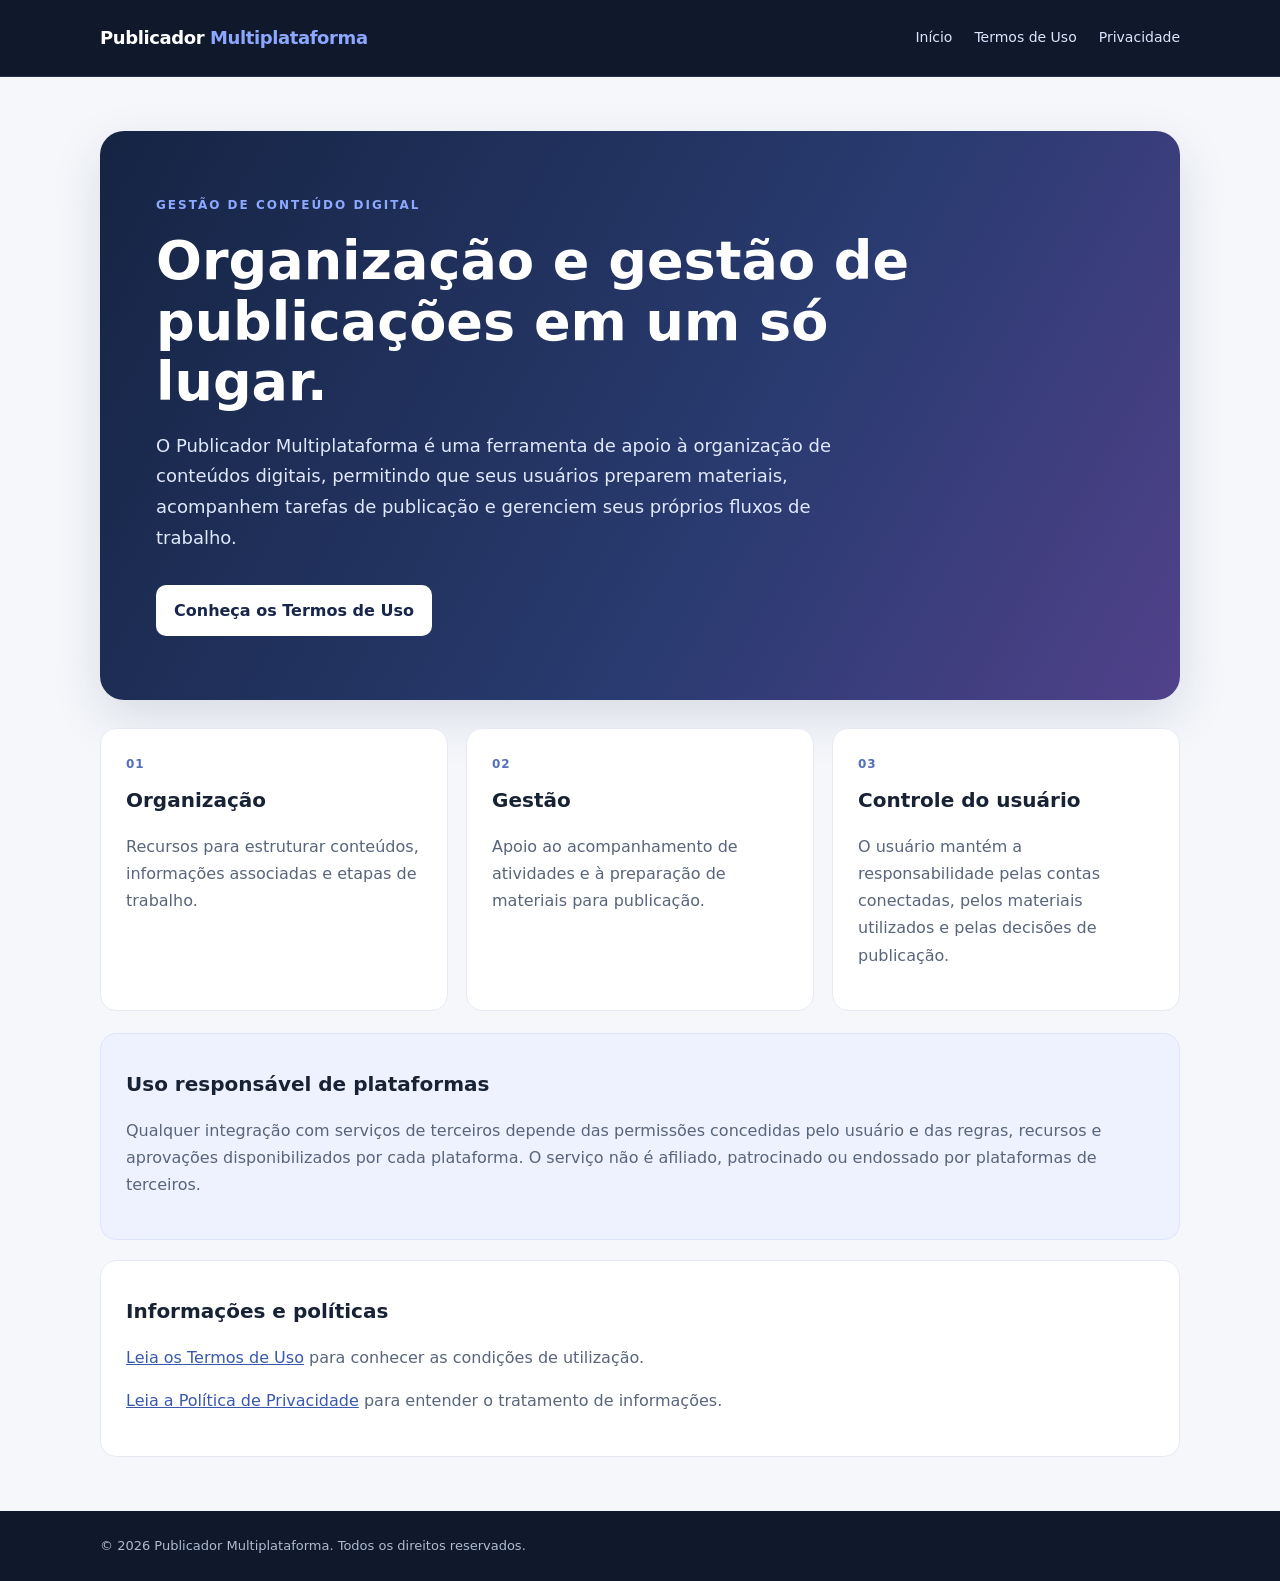
<file: index.html>
<!doctype html>
<html lang="pt-BR">
<head>
  <meta charset="utf-8">
  <meta name="viewport" content="width=device-width, initial-scale=1">
  <title>Publicador Multiplataforma | Gestão de conteúdo digital</title>
  <meta name="description" content="Informações institucionais sobre uma ferramenta de organização e gestão de conteúdo digital.">
  <link rel="stylesheet" href="style.css">
</head>
<body>
<header class="top">
  <div class="wrap nav"><a class="brand" href="index.html">Publicador <span>Multiplataforma</span></a>
    <nav><a href="index.html">Início</a><a href="termos.html">Termos de Uso</a><a href="privacidade.html">Privacidade</a></nav>
  </div>
</header>
<main class="wrap">
  <section class="hero">
    <div class="eyebrow">GESTÃO DE CONTEÚDO DIGITAL</div>
    <h1>Organização e gestão de publicações em um só lugar.</h1>
    <p>O Publicador Multiplataforma é uma ferramenta de apoio à organização de conteúdos digitais, permitindo que seus usuários preparem materiais, acompanhem tarefas de publicação e gerenciem seus próprios fluxos de trabalho.</p>
    <a class="button" href="termos.html">Conheça os Termos de Uso</a>
  </section>
  <section class="grid">
    <article class="panel"><div class="symbol">01</div><h2>Organização</h2><p>Recursos para estruturar conteúdos, informações associadas e etapas de trabalho.</p></article>
    <article class="panel"><div class="symbol">02</div><h2>Gestão</h2><p>Apoio ao acompanhamento de atividades e à preparação de materiais para publicação.</p></article>
    <article class="panel"><div class="symbol">03</div><h2>Controle do usuário</h2><p>O usuário mantém a responsabilidade pelas contas conectadas, pelos materiais utilizados e pelas decisões de publicação.</p></article>
  </section>
  <section class="notice">
    <h2>Uso responsável de plataformas</h2>
    <p>Qualquer integração com serviços de terceiros depende das permissões concedidas pelo usuário e das regras, recursos e aprovações disponibilizados por cada plataforma. O serviço não é afiliado, patrocinado ou endossado por plataformas de terceiros.</p>
  </section>
  <section class="links">
    <h2>Informações e políticas</h2>
    <p><a href="termos.html">Leia os Termos de Uso</a> para conhecer as condições de utilização.</p>
    <p><a href="privacidade.html">Leia a Política de Privacidade</a> para entender o tratamento de informações.</p>
  </section>
</main>
<footer><div class="wrap">© 2026 Publicador Multiplataforma. Todos os direitos reservados.</div></footer>
</body></html>
</file>
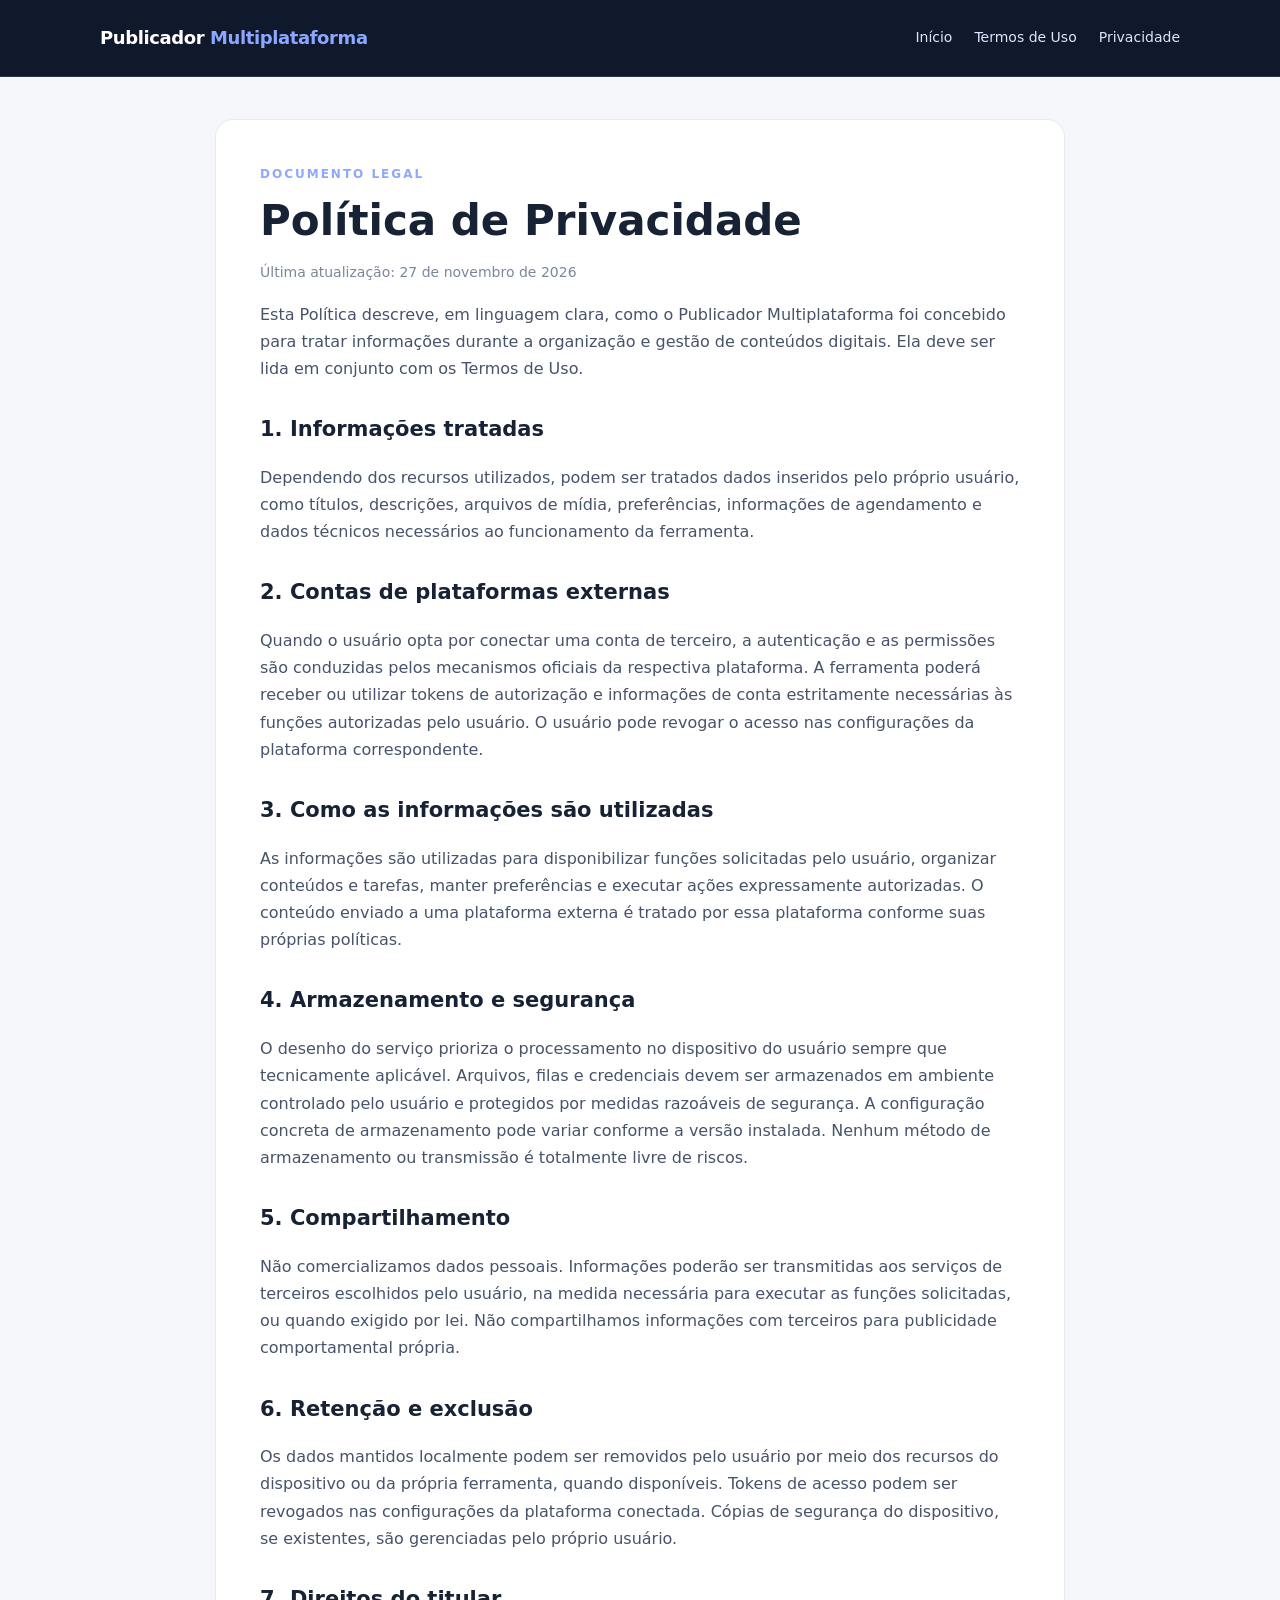
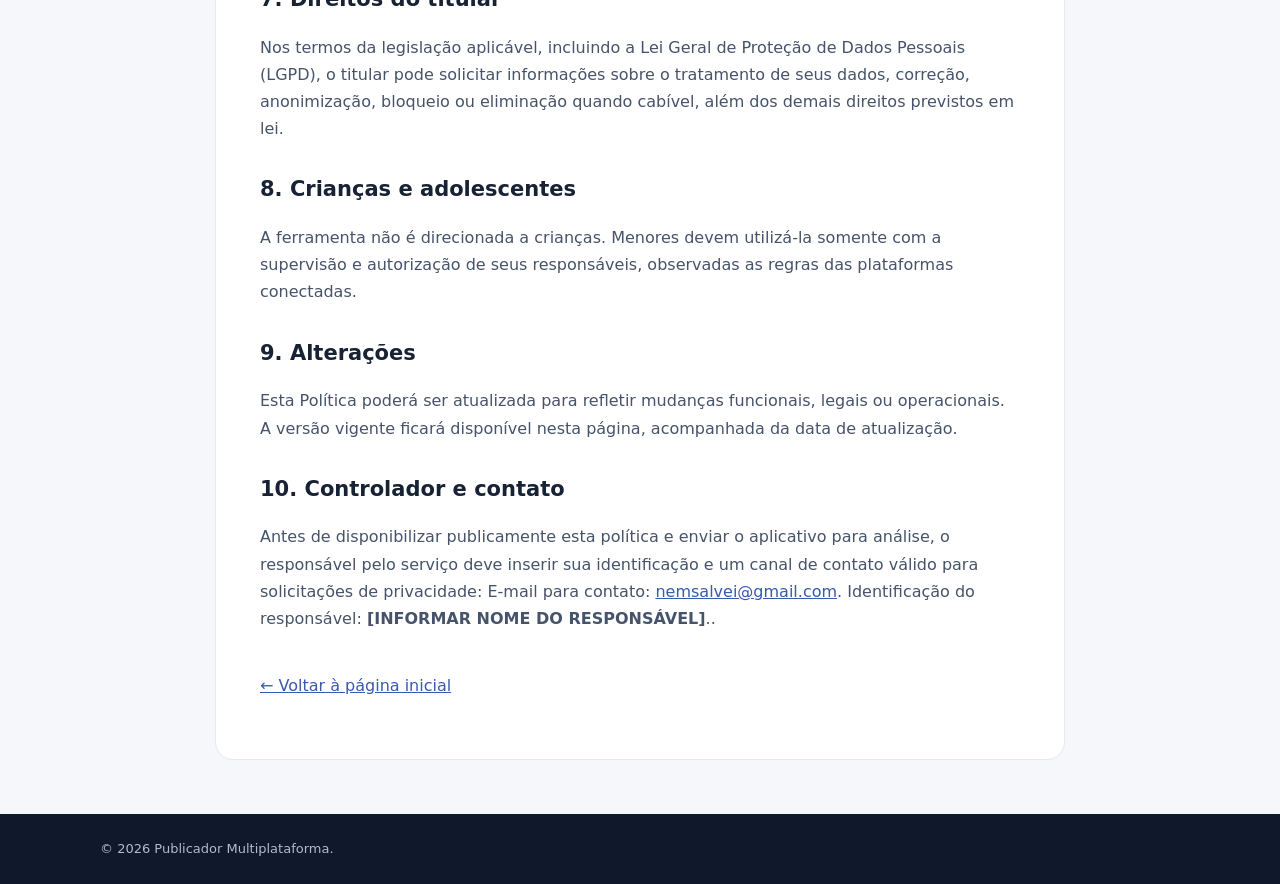
<file: privacidade.html>
<!doctype html>
<html lang="pt-BR"><head><meta charset="utf-8"><meta name="viewport" content="width=device-width, initial-scale=1"><title>Política de Privacidade | Publicador Multiplataforma</title><link rel="stylesheet" href="style.css"></head>
<body><header class="top"><div class="wrap nav"><a class="brand" href="index.html">Publicador <span>Multiplataforma</span></a><nav><a href="index.html">Início</a><a href="termos.html">Termos de Uso</a><a href="privacidade.html">Privacidade</a></nav></div></header>
<main class="wrap document"><div class="eyebrow">DOCUMENTO LEGAL</div><h1>Política de Privacidade</h1><p class="muted">Última atualização: 27 de novembro de 2026</p>
<p>Esta Política descreve, em linguagem clara, como o Publicador Multiplataforma foi concebido para tratar informações durante a organização e gestão de conteúdos digitais. Ela deve ser lida em conjunto com os Termos de Uso.</p>
<h2>1. Informações tratadas</h2><p>Dependendo dos recursos utilizados, podem ser tratados dados inseridos pelo próprio usuário, como títulos, descrições, arquivos de mídia, preferências, informações de agendamento e dados técnicos necessários ao funcionamento da ferramenta.</p>
<h2>2. Contas de plataformas externas</h2><p>Quando o usuário opta por conectar uma conta de terceiro, a autenticação e as permissões são conduzidas pelos mecanismos oficiais da respectiva plataforma. A ferramenta poderá receber ou utilizar tokens de autorização e informações de conta estritamente necessárias às funções autorizadas pelo usuário. O usuário pode revogar o acesso nas configurações da plataforma correspondente.</p>
<h2>3. Como as informações são utilizadas</h2><p>As informações são utilizadas para disponibilizar funções solicitadas pelo usuário, organizar conteúdos e tarefas, manter preferências e executar ações expressamente autorizadas. O conteúdo enviado a uma plataforma externa é tratado por essa plataforma conforme suas próprias políticas.</p>
<h2>4. Armazenamento e segurança</h2><p>O desenho do serviço prioriza o processamento no dispositivo do usuário sempre que tecnicamente aplicável. Arquivos, filas e credenciais devem ser armazenados em ambiente controlado pelo usuário e protegidos por medidas razoáveis de segurança. A configuração concreta de armazenamento pode variar conforme a versão instalada. Nenhum método de armazenamento ou transmissão é totalmente livre de riscos.</p>
<h2>5. Compartilhamento</h2><p>Não comercializamos dados pessoais. Informações poderão ser transmitidas aos serviços de terceiros escolhidos pelo usuário, na medida necessária para executar as funções solicitadas, ou quando exigido por lei. Não compartilhamos informações com terceiros para publicidade comportamental própria.</p>
<h2>6. Retenção e exclusão</h2><p>Os dados mantidos localmente podem ser removidos pelo usuário por meio dos recursos do dispositivo ou da própria ferramenta, quando disponíveis. Tokens de acesso podem ser revogados nas configurações da plataforma conectada. Cópias de segurança do dispositivo, se existentes, são gerenciadas pelo próprio usuário.</p>
<h2>7. Direitos do titular</h2><p>Nos termos da legislação aplicável, incluindo a Lei Geral de Proteção de Dados Pessoais (LGPD), o titular pode solicitar informações sobre o tratamento de seus dados, correção, anonimização, bloqueio ou eliminação quando cabível, além dos demais direitos previstos em lei.</p>
<h2>8. Crianças e adolescentes</h2><p>A ferramenta não é direcionada a crianças. Menores devem utilizá-la somente com a supervisão e autorização de seus responsáveis, observadas as regras das plataformas conectadas.</p>
<h2>9. Alterações</h2><p>Esta Política poderá ser atualizada para refletir mudanças funcionais, legais ou operacionais. A versão vigente ficará disponível nesta página, acompanhada da data de atualização.</p>
<h2>10. Controlador e contato</h2><p>Antes de disponibilizar publicamente esta política e enviar o aplicativo para análise, o responsável pelo serviço deve inserir sua identificação e um canal de contato válido para solicitações de privacidade: E-mail para contato: <a href="mailto:nemsalvei@gmail.com">nemsalvei@gmail.com</a>. Identificação do responsável: <strong>[INFORMAR NOME DO RESPONSÁVEL]</strong>..</p>
<p class="back"><a href="index.html">← Voltar à página inicial</a></p></main><footer><div class="wrap">© 2026 Publicador Multiplataforma.</div></footer></body></html>
</file>
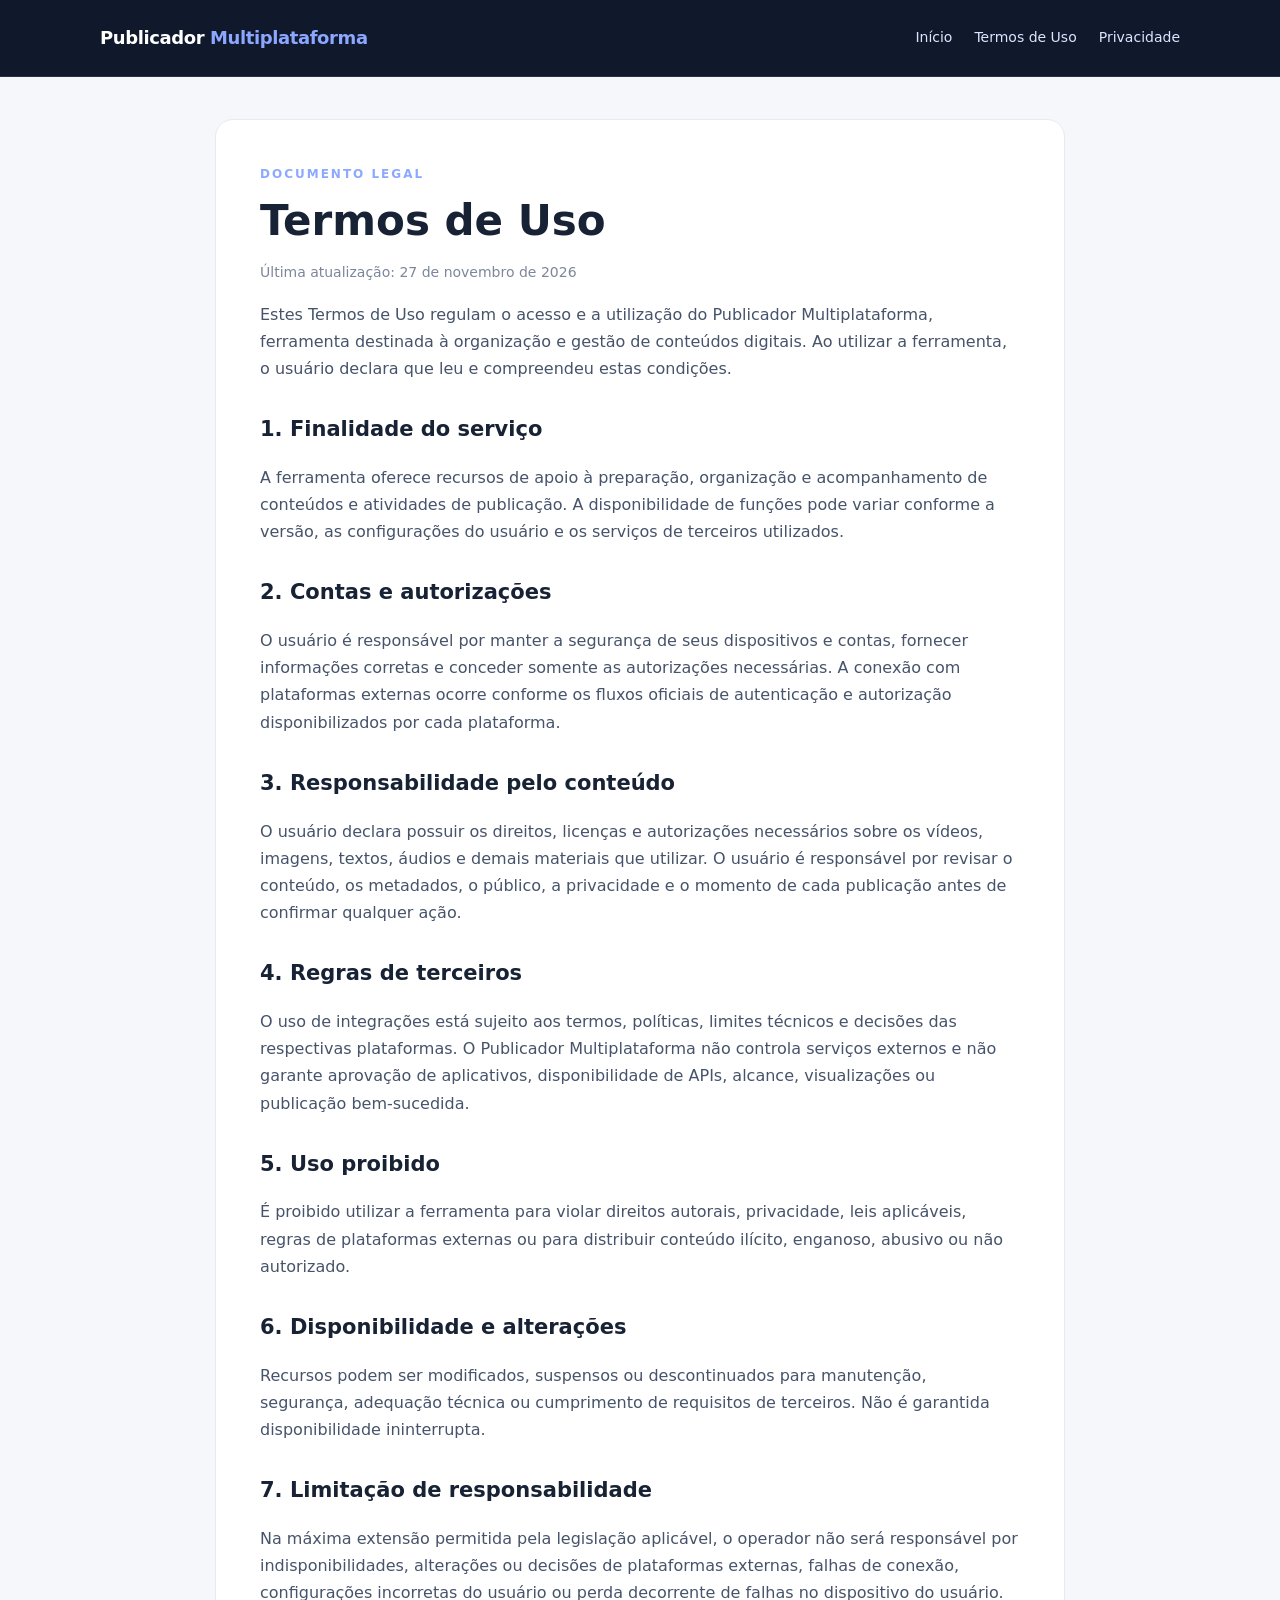
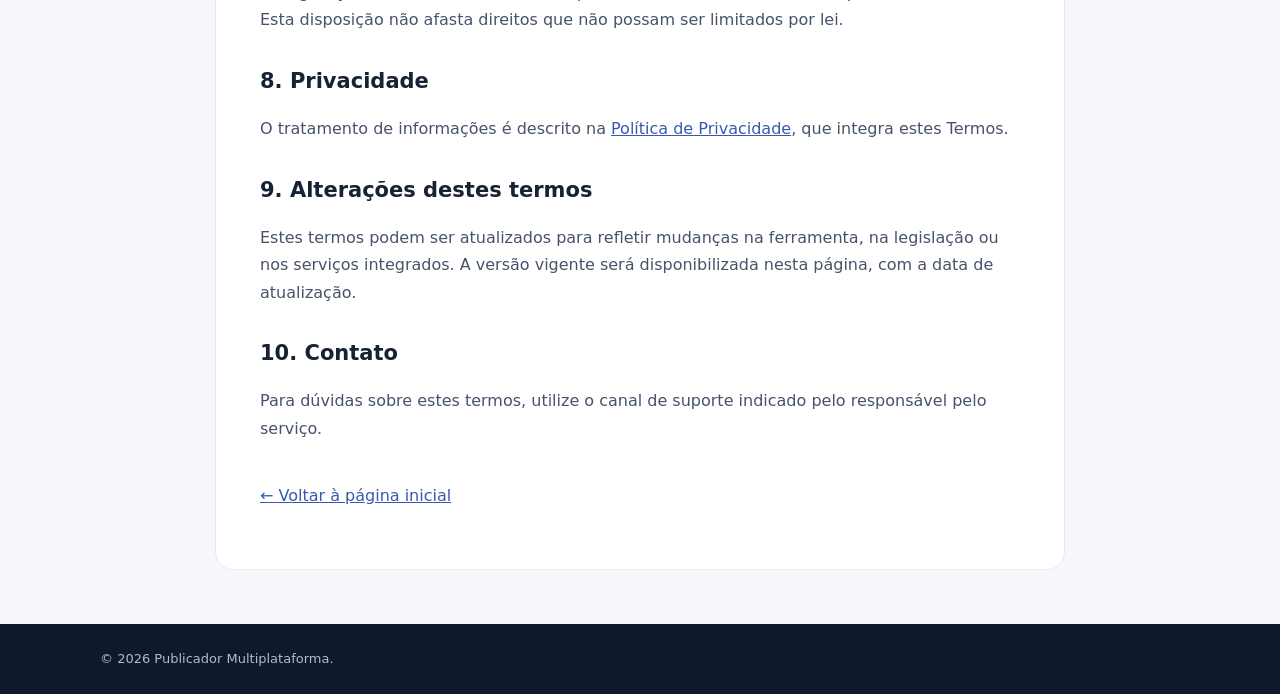
<file: termos.html>
<!doctype html>
<html lang="pt-BR"><head><meta charset="utf-8"><meta name="viewport" content="width=device-width, initial-scale=1"><title>Termos de Uso | Publicador Multiplataforma</title><link rel="stylesheet" href="style.css"></head>
<body><header class="top"><div class="wrap nav"><a class="brand" href="index.html">Publicador <span>Multiplataforma</span></a><nav><a href="index.html">Início</a><a href="termos.html">Termos de Uso</a><a href="privacidade.html">Privacidade</a></nav></div></header>
<main class="wrap document"><div class="eyebrow">DOCUMENTO LEGAL</div><h1>Termos de Uso</h1><p class="muted">Última atualização: 27 de novembro de 2026</p>
<p>Estes Termos de Uso regulam o acesso e a utilização do Publicador Multiplataforma, ferramenta destinada à organização e gestão de conteúdos digitais. Ao utilizar a ferramenta, o usuário declara que leu e compreendeu estas condições.</p>
<h2>1. Finalidade do serviço</h2><p>A ferramenta oferece recursos de apoio à preparação, organização e acompanhamento de conteúdos e atividades de publicação. A disponibilidade de funções pode variar conforme a versão, as configurações do usuário e os serviços de terceiros utilizados.</p>
<h2>2. Contas e autorizações</h2><p>O usuário é responsável por manter a segurança de seus dispositivos e contas, fornecer informações corretas e conceder somente as autorizações necessárias. A conexão com plataformas externas ocorre conforme os fluxos oficiais de autenticação e autorização disponibilizados por cada plataforma.</p>
<h2>3. Responsabilidade pelo conteúdo</h2><p>O usuário declara possuir os direitos, licenças e autorizações necessários sobre os vídeos, imagens, textos, áudios e demais materiais que utilizar. O usuário é responsável por revisar o conteúdo, os metadados, o público, a privacidade e o momento de cada publicação antes de confirmar qualquer ação.</p>
<h2>4. Regras de terceiros</h2><p>O uso de integrações está sujeito aos termos, políticas, limites técnicos e decisões das respectivas plataformas. O Publicador Multiplataforma não controla serviços externos e não garante aprovação de aplicativos, disponibilidade de APIs, alcance, visualizações ou publicação bem-sucedida.</p>
<h2>5. Uso proibido</h2><p>É proibido utilizar a ferramenta para violar direitos autorais, privacidade, leis aplicáveis, regras de plataformas externas ou para distribuir conteúdo ilícito, enganoso, abusivo ou não autorizado.</p>
<h2>6. Disponibilidade e alterações</h2><p>Recursos podem ser modificados, suspensos ou descontinuados para manutenção, segurança, adequação técnica ou cumprimento de requisitos de terceiros. Não é garantida disponibilidade ininterrupta.</p>
<h2>7. Limitação de responsabilidade</h2><p>Na máxima extensão permitida pela legislação aplicável, o operador não será responsável por indisponibilidades, alterações ou decisões de plataformas externas, falhas de conexão, configurações incorretas do usuário ou perda decorrente de falhas no dispositivo do usuário. Esta disposição não afasta direitos que não possam ser limitados por lei.</p>
<h2>8. Privacidade</h2><p>O tratamento de informações é descrito na <a href="privacidade.html">Política de Privacidade</a>, que integra estes Termos.</p>
<h2>9. Alterações destes termos</h2><p>Estes termos podem ser atualizados para refletir mudanças na ferramenta, na legislação ou nos serviços integrados. A versão vigente será disponibilizada nesta página, com a data de atualização.</p>
<h2>10. Contato</h2><p>Para dúvidas sobre estes termos, utilize o canal de suporte indicado pelo responsável pelo serviço.</p>
<p class="back"><a href="index.html">← Voltar à página inicial</a></p></main><footer><div class="wrap">© 2026 Publicador Multiplataforma.</div></footer></body></html>
</file>
<file: style.css>
*{box-sizing:border-box}html{scroll-behavior:smooth}body{margin:0;background:#f5f7fb;color:#182235;font:16px/1.7 system-ui,-apple-system,Segoe UI,Roboto,Arial,sans-serif}.wrap{width:min(1080px,calc(100% - 40px));margin:auto}.top{background:#10182b;color:white;border-bottom:1px solid #26324a}.nav{min-height:76px;display:flex;align-items:center;justify-content:space-between;gap:24px}.brand{font-weight:800;color:white;text-decoration:none;font-size:18px;letter-spacing:-.4px}.brand span{color:#8ca7ff}nav{display:flex;gap:22px;flex-wrap:wrap}nav a{color:#dce5ff;text-decoration:none;font-size:14px}nav a:hover,.document a:hover{ text-decoration:underline}.hero{margin:54px 0 28px;padding:64px 56px;border-radius:24px;background:linear-gradient(120deg,#152443,#293b70 60%,#51418b);color:white;box-shadow:0 18px 50px #1b2b4a20}.eyebrow{font-size:12px;letter-spacing:2px;font-weight:800;color:#8da8ff}.hero h1{font-size:clamp(34px,5vw,54px);line-height:1.12;max-width:760px;margin:16px 0}.hero p{max-width:720px;color:#e1e8fb;font-size:18px}.button{display:inline-block;margin-top:14px;background:white;color:#17264a;text-decoration:none;font-weight:700;padding:12px 18px;border-radius:10px}.grid{display:grid;grid-template-columns:repeat(3,1fr);gap:18px;margin:22px 0}.panel,.notice,.links{background:white;border:1px solid #e5eaf3;border-radius:16px;padding:25px}.panel h2,.notice h2,.links h2{margin:8px 0;font-size:20px}.panel p,.notice p,.links p{color:#58657b}.symbol{font-size:12px;color:#536fbd;font-weight:800;letter-spacing:1px}.notice{margin:20px 0;background:#eef2ff;border-color:#dce4ff}.links{margin:20px 0 54px}.links a,.document a{color:#3859ad}.document{max-width:850px;background:white;border:1px solid #e5eaf3;border-radius:18px;padding:44px;margin-top:42px;margin-bottom:54px}.document h1{font-size:42px;line-height:1.2;margin:12px 0}.document h2{font-size:21px;margin:30px 0 8px}.document p{color:#46536a}.document .muted{font-size:14px;color:#7b879a}.back{margin-top:40px}footer{background:#10182b;color:#aebbd3;padding:24px 0;font-size:13px}@media(max-width:700px){.nav{padding:18px 0;align-items:flex-start;flex-direction:column}nav{gap:14px}.hero{padding:38px 25px;margin-top:28px}.grid{grid-template-columns:1fr}.document{padding:27px 22px;margin-top:24px}.document h1{font-size:34px}}
</file>
